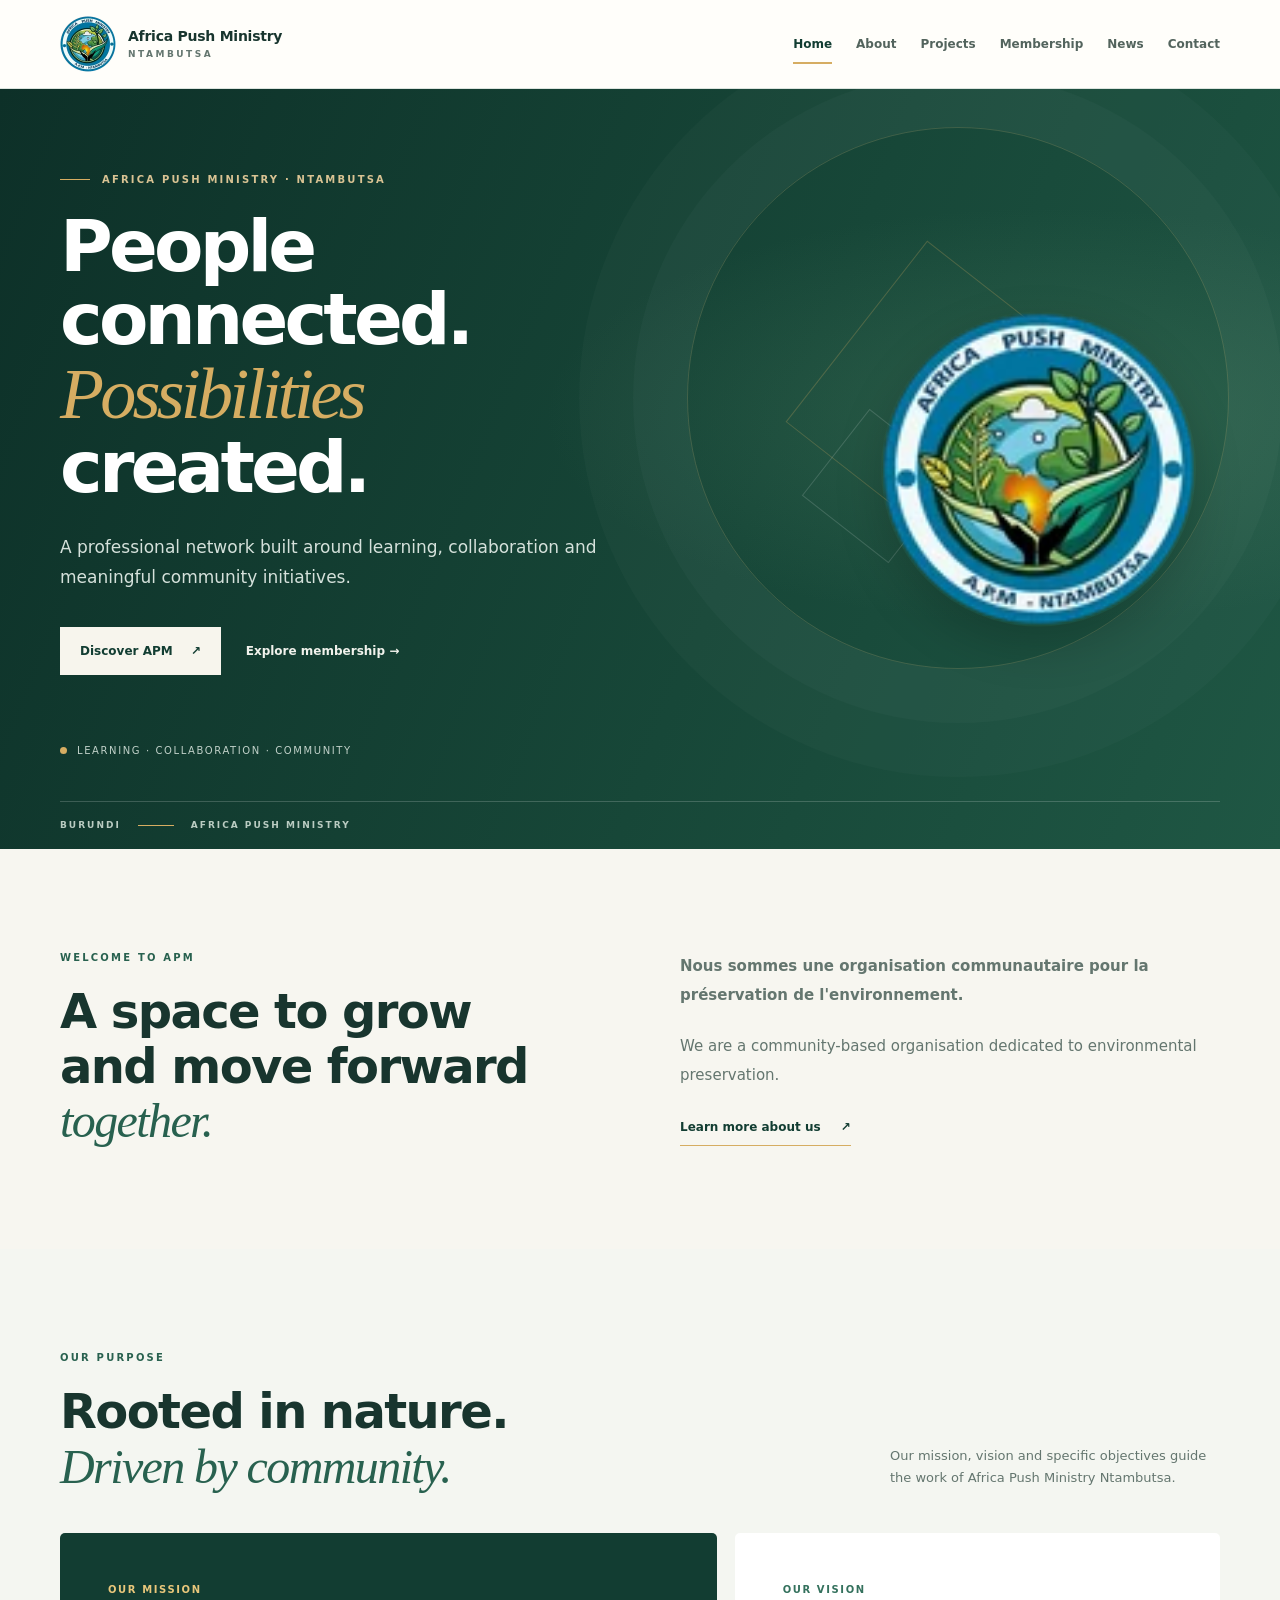
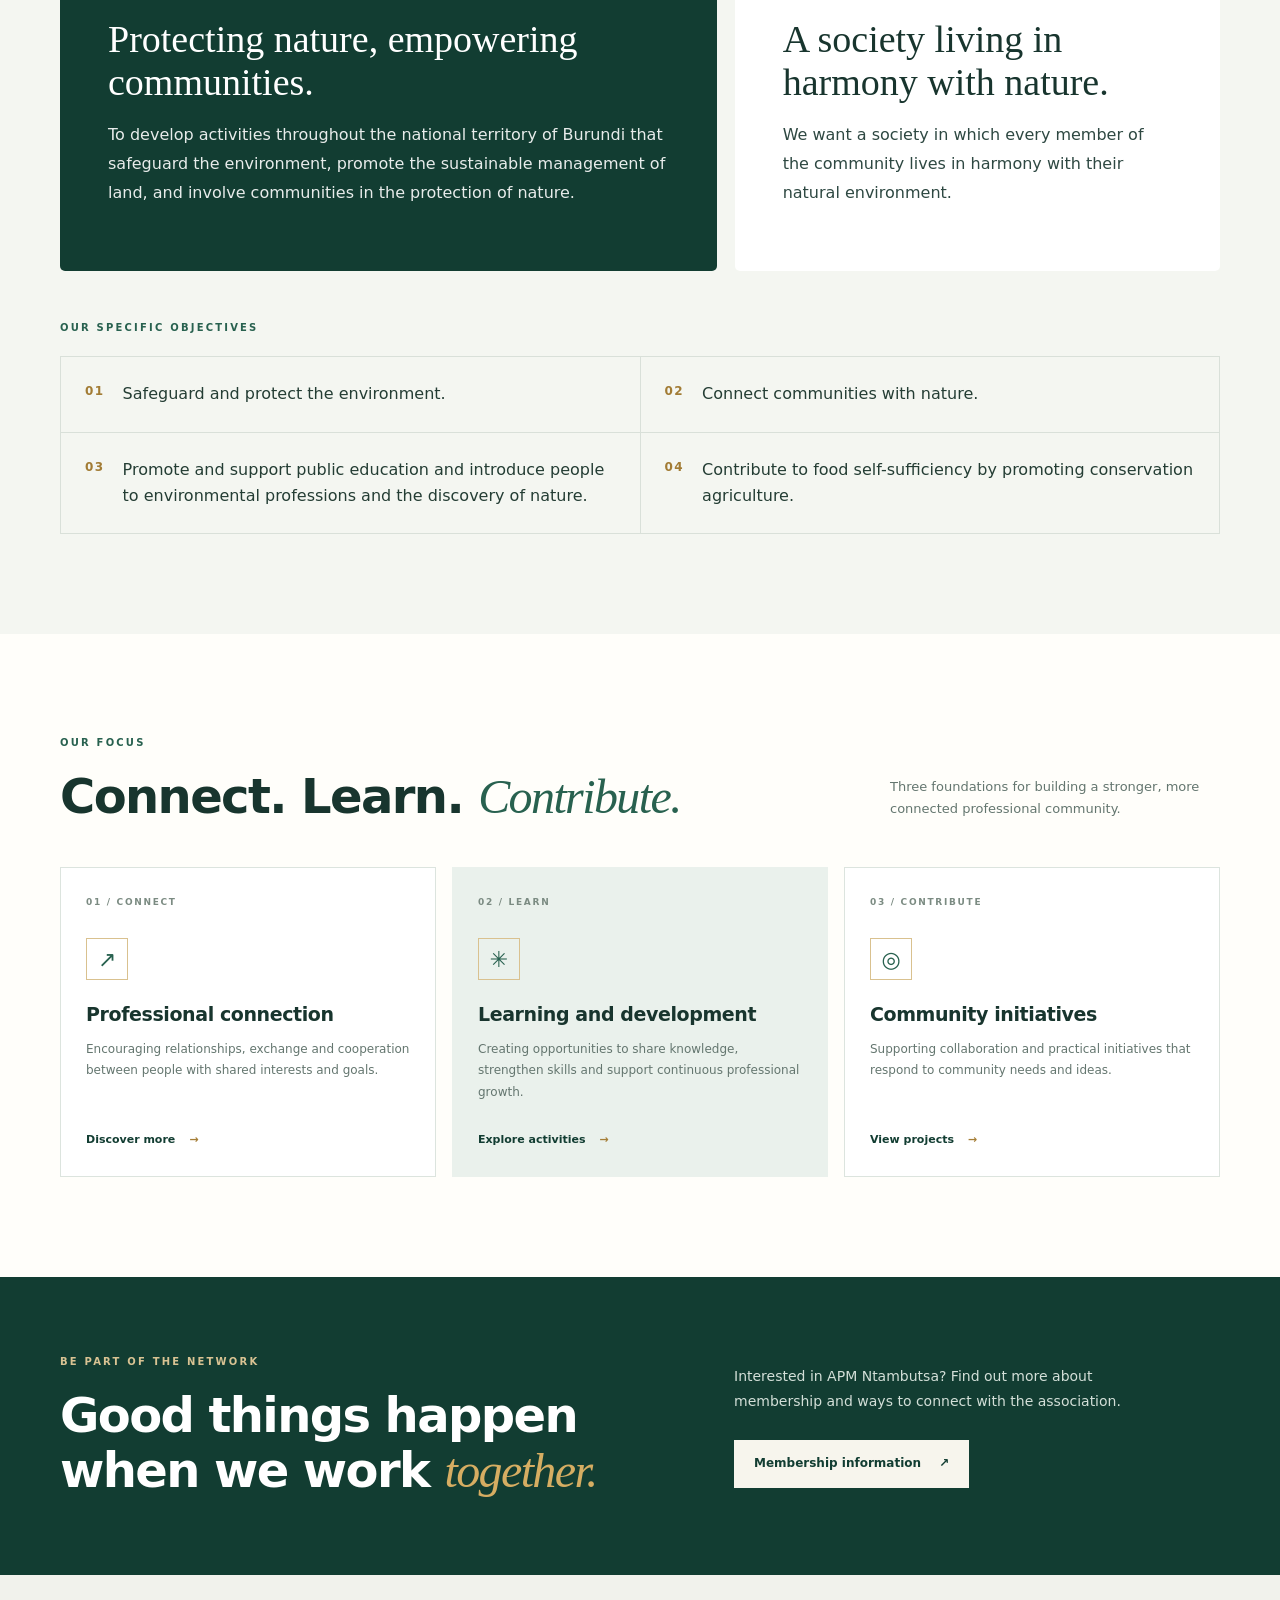
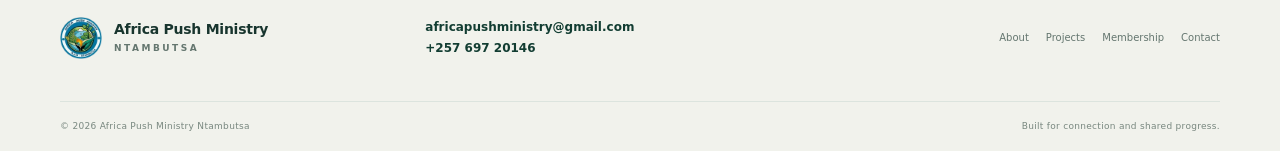
<file: index.html>
<!doctype html>
<html lang="en">
<head>
  <meta charset="utf-8">
  <meta name="viewport" content="width=device-width, initial-scale=1">
  <meta name="description" content="Africa Push Ministry (APM) Ntambutsa — a professional network for learning, collaboration and community initiatives.">
  <meta name="theme-color" content="#123d32">
  <title>APM Ntambutsa | Africa Push Ministry</title>
  <link rel="stylesheet" href="./assets/css/style.css">
</head>
<body>
  <a class="skip-link" href="#main">Skip to content</a>
  <header class="site-header">
    <div class="container header-inner">
      <a class="brand" href="./index.html" aria-label="APM Ntambutsa home">
        <img class="brand-mark" src="./assets/APM_Ntambutsa_logo_hd.webp?v=20261122b" alt="">
        <span class="brand-name">Africa Push Ministry <small>NTAMBUTSA</small></span>
      </a>
      <nav class="main-nav" aria-label="Main navigation">
        <a href="./index.html" aria-current="page">Home</a>
        <a href="./about.html">About</a>
        <a href="./projects.html">Projects</a>
        <a href="./membership.html">Membership</a>
        <a href="./news.html">News</a>
        <a href="./contact.html">Contact</a>
      </nav>
    </div>
  </header>

  <main id="main">
    <section class="hero">
      <div class="hero-shape shape-one" aria-hidden="true"></div>
      <div class="hero-shape shape-two" aria-hidden="true"></div>
      <div class="container hero-content">
        <p class="eyebrow"><span class="eyebrow-line"></span> AFRICA PUSH MINISTRY · NTAMBUTSA</p>
        <h1>People connected.<br><em>Possibilities</em> created.</h1>
        <p class="hero-lead">A professional network built around learning, collaboration and meaningful community initiatives.</p>
        <div class="hero-actions">
          <a class="button button-light" href="./about.html">Discover APM <span aria-hidden="true">↗</span></a>
          <a class="text-link text-link-light" href="./membership.html">Explore membership <span aria-hidden="true">→</span></a>
        </div>
        <div class="hero-note"><span class="note-dot"></span> Learning · Collaboration · Community</div>
      </div>
      <img class="hero-logo" src="./assets/APM_Ntambutsa_logo_hd.webp?v=20261122b" alt="Africa Push Ministry Ntambutsa official emblem">
      <div class="hero-bottom container">
        <span>BURUNDI</span><span class="hero-bottom-rule"></span><span>AFRICA PUSH MINISTRY</span>
      </div>
    </section>

    <section class="intro-section section-space">
      <div class="container intro-grid">
        <div>
          <p class="section-kicker">WELCOME TO APM</p>
          <h2>A space to grow<br>and move forward <em>together.</em></h2>
        </div>
        <div class="intro-copy">
          <p class="organization-bio" lang="fr">Nous sommes une organisation communautaire pour la préservation de l'environnement.</p>
          <p class="organization-bio-translation" lang="en">We are a community-based organisation dedicated to environmental preservation.</p>
          <a class="arrow-link" href="./about.html">Learn more about us <span aria-hidden="true">↗</span></a>
        </div>
      </div>
    </section>


    <section class="mission-section section-space" id="mission">
      <div class="container">
        <div class="section-heading mission-heading">
          <div><p class="section-kicker">OUR PURPOSE</p><h2>Rooted in nature.<br><em>Driven by community.</em></h2></div>
          <p>Our mission, vision and specific objectives guide the work of Africa Push Ministry Ntambutsa.</p>
        </div>
        <div class="mission-grid">
          <article class="mission-panel mission-panel-main">
            <p class="section-kicker">OUR MISSION</p>
            <h3>Protecting nature, empowering communities.</h3>
            <p>To develop activities throughout the national territory of Burundi that safeguard the environment, promote the sustainable management of land, and involve communities in the protection of nature.</p>
          </article>
          <article class="mission-panel mission-panel-vision">
            <p class="section-kicker">OUR VISION</p>
            <h3>A society living in harmony with nature.</h3>
            <p>We want a society in which every member of the community lives in harmony with their natural environment.</p>
          </article>
        </div>
        <div class="objectives-block">
          <p class="section-kicker">OUR SPECIFIC OBJECTIVES</p>
          <div class="objectives-grid">
            <article class="objective-item"><span>01</span><p>Safeguard and protect the environment.</p></article>
            <article class="objective-item"><span>02</span><p>Connect communities with nature.</p></article>
            <article class="objective-item"><span>03</span><p>Promote and support public education and introduce people to environmental professions and the discovery of nature.</p></article>
            <article class="objective-item"><span>04</span><p>Contribute to food self-sufficiency by promoting conservation agriculture.</p></article>
          </div>
        </div>
      </div>
    </section>

    <section class="focus-section section-space">
      <div class="container">
        <div class="section-heading">
          <div><p class="section-kicker">OUR FOCUS</p><h2>Connect. Learn. <em>Contribute.</em></h2></div>
          <p>Three foundations for building a stronger, more connected professional community.</p>
        </div>
        <div class="focus-grid">
          <article class="focus-card">
            <span class="card-number">01 / CONNECT</span>
            <div class="focus-icon" aria-hidden="true">↗</div>
            <h3>Professional connection</h3>
            <p>Encouraging relationships, exchange and cooperation between people with shared interests and goals.</p>
            <a href="./about.html" aria-label="Learn about professional connection">Discover more <span aria-hidden="true">→</span></a>
          </article>
          <article class="focus-card focus-card-featured">
            <span class="card-number">02 / LEARN</span>
            <div class="focus-icon" aria-hidden="true">✳</div>
            <h3>Learning and development</h3>
            <p>Creating opportunities to share knowledge, strengthen skills and support continuous professional growth.</p>
            <a href="./projects.html" aria-label="Explore learning and development projects">Explore activities <span aria-hidden="true">→</span></a>
          </article>
          <article class="focus-card">
            <span class="card-number">03 / CONTRIBUTE</span>
            <div class="focus-icon" aria-hidden="true">◎</div>
            <h3>Community initiatives</h3>
            <p>Supporting collaboration and practical initiatives that respond to community needs and ideas.</p>
            <a href="./projects.html" aria-label="Explore community initiatives">View projects <span aria-hidden="true">→</span></a>
          </article>
        </div>
      </div>
    </section>

    <section class="join-section">
      <div class="container join-inner">
        <div><p class="section-kicker section-kicker-light">BE PART OF THE NETWORK</p><h2>Good things happen<br>when we work <em>together.</em></h2></div>
        <div class="join-action"><p>Interested in APM Ntambutsa? Find out more about membership and ways to connect with the association.</p><a class="button button-light" href="./membership.html">Membership information <span aria-hidden="true">↗</span></a></div>
      </div>
    </section>
  </main>

  <footer class="site-footer">
    <div class="container footer-main">
      <a class="brand brand-footer" href="./index.html"><img class="brand-mark" src="./assets/APM_Ntambutsa_logo_hd.webp?v=20261122b" alt=""><span class="brand-name">Africa Push Ministry <small>NTAMBUTSA</small></span></a>
      <p><a class="footer-email" href="mailto:africapushministry@gmail.com">africapushministry@gmail.com</a><br><a class="footer-phone" href="tel:+25769720146">+257 697 20146</a></p>
      <nav aria-label="Footer navigation"><a href="./about.html">About</a><a href="./projects.html">Projects</a><a href="./membership.html">Membership</a><a href="./contact.html">Contact</a></nav>
    </div>
    <div class="container footer-bottom"><span>© <span id="year">2026</span> Africa Push Ministry Ntambutsa</span><span>Built for connection and shared progress.</span></div>
  </footer>
</body>
</html>
</file>
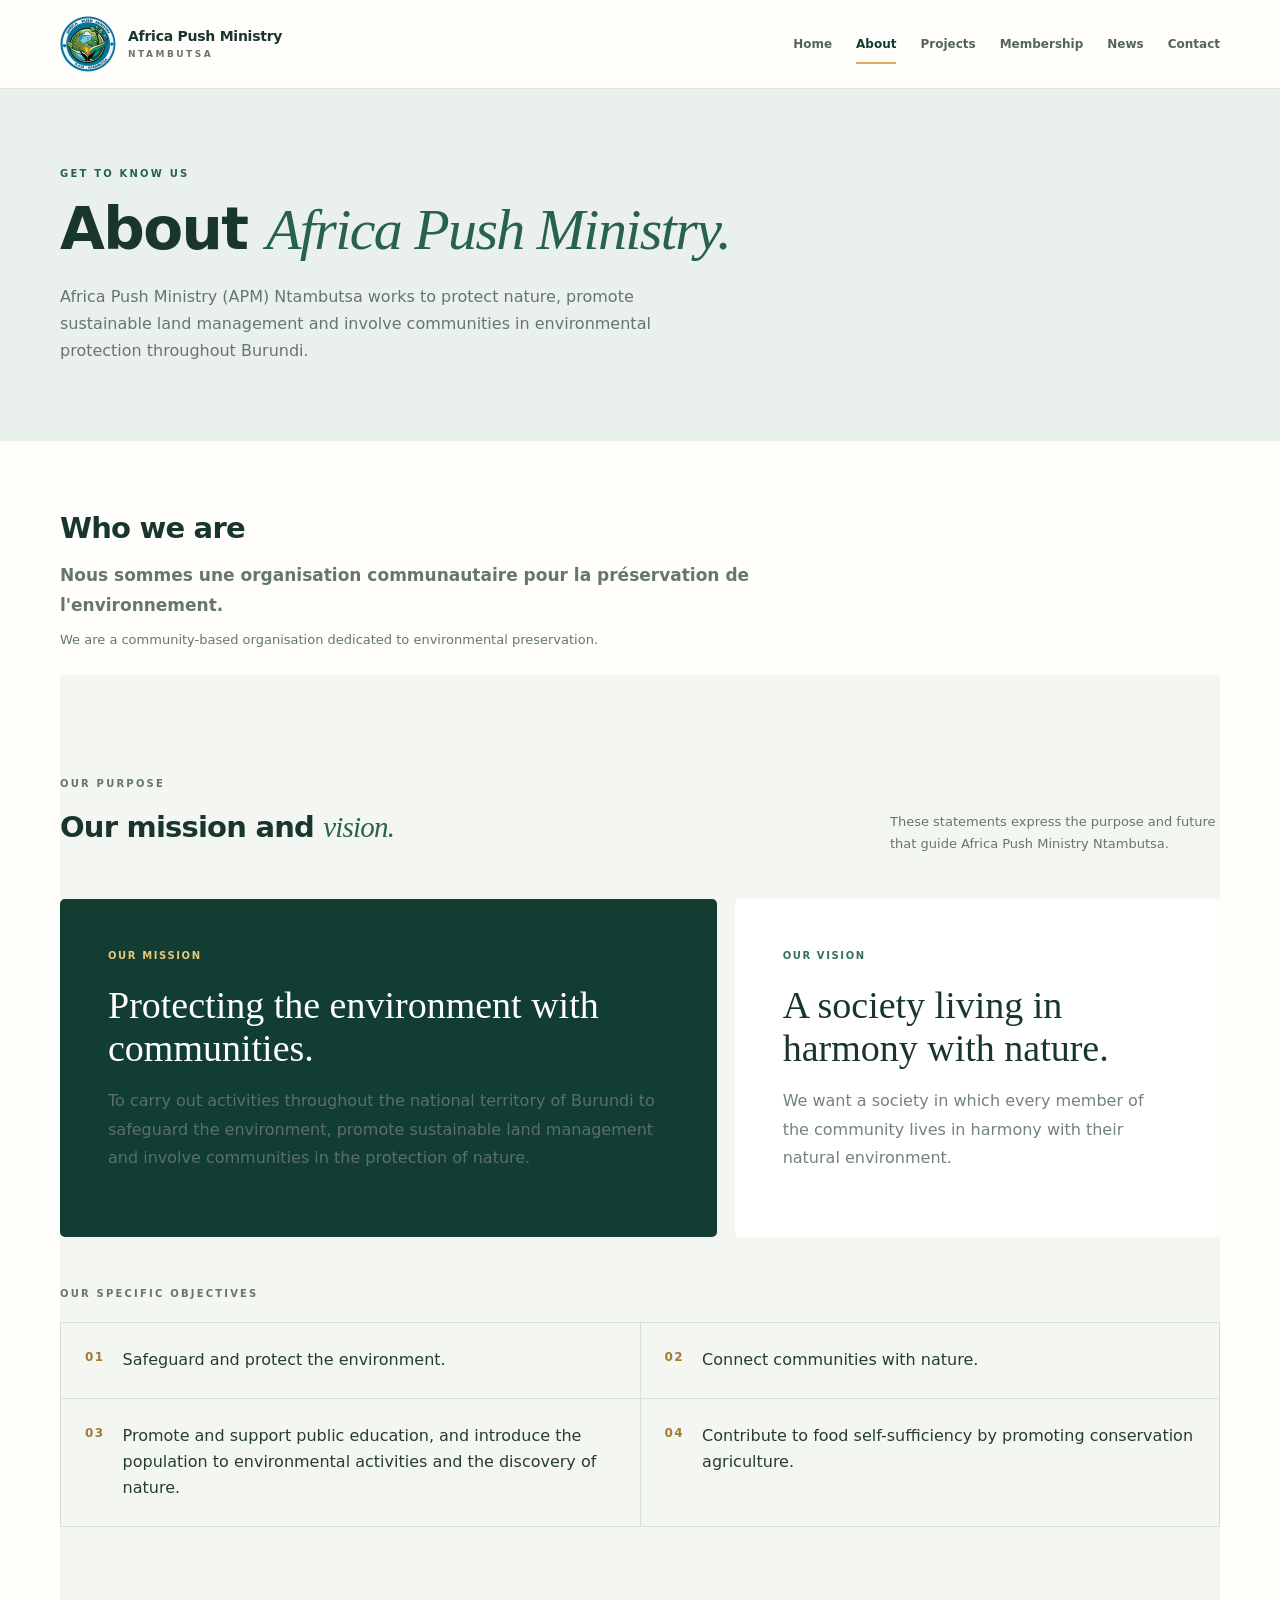
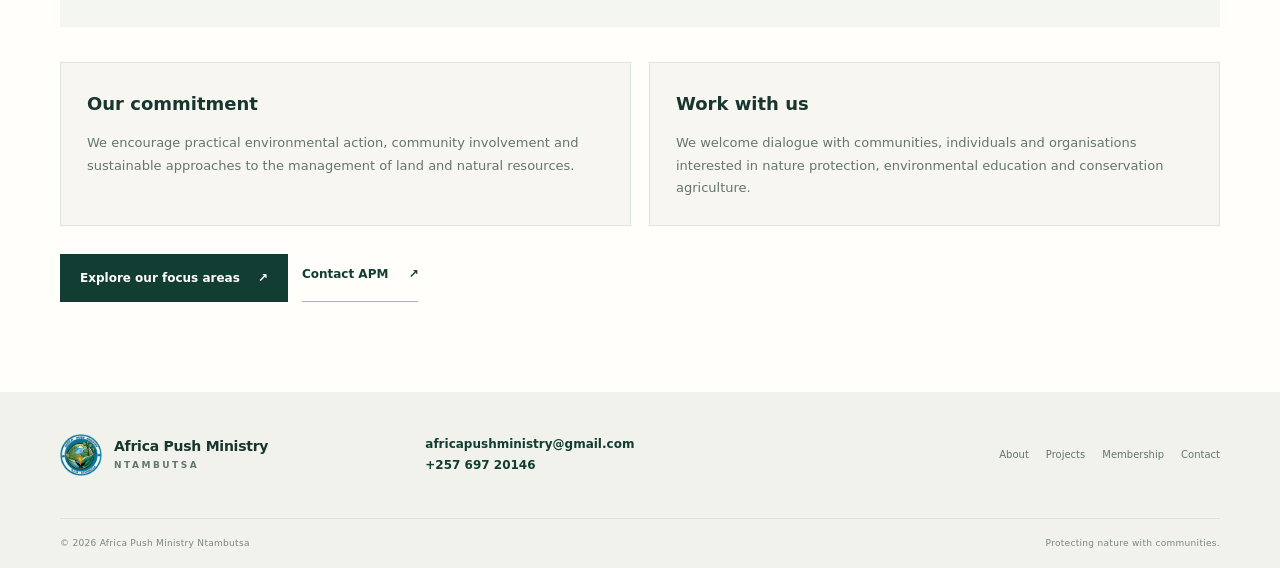
<file: about.html>
<!doctype html>
<html lang="en">
<head>
  <meta charset="utf-8">
  <meta name="viewport" content="width=device-width, initial-scale=1">
  <meta name="description" content="Learn about the mission, vision and objectives of Africa Push Ministry Ntambutsa.">
  <title>About | APM Ntambutsa</title>
  <link rel="stylesheet" href="./assets/css/style.css">
</head>
<body>
  <a class="skip-link" href="#main">Skip to content</a>
  <header class="site-header">
    <div class="container header-inner">
      <a class="brand" href="./index.html" aria-label="APM Ntambutsa home">
        <img class="brand-mark" src="./assets/APM_Ntambutsa_logo_hd.webp?v=20261122b" alt="">
        <span class="brand-name">Africa Push Ministry <small>NTAMBUTSA</small></span>
      </a>
      <nav class="main-nav" aria-label="Main navigation">
        <a href="./index.html">Home</a>
        <a href="./about.html" aria-current="page">About</a>
        <a href="./projects.html">Projects</a>
        <a href="./membership.html">Membership</a>
        <a href="./news.html">News</a>
        <a href="./contact.html">Contact</a>
      </nav>
    </div>
  </header>

  <main id="main">
    <section class="page-hero">
      <div class="container">
        <p class="section-kicker">GET TO KNOW US</p>
        <h1>About <em>Africa Push Ministry.</em></h1>
        <p class="page-lead">Africa Push Ministry (APM) Ntambutsa works to protect nature, promote sustainable land management and involve communities in environmental protection throughout Burundi.</p>
      </div>
    </section>

    <section class="content-section">
      <div class="container">
        <div class="content-narrow">
          <h2>Who we are</h2>
          <p class="organization-bio" lang="fr">Nous sommes une organisation communautaire pour la préservation de l'environnement.</p>
          <p class="organization-bio-translation" lang="en">We are a community-based organisation dedicated to environmental preservation.</p>
        </div>

        <section class="mission-section section-space" aria-label="Our mission and vision">
          <div class="section-heading mission-heading">
            <div>
              <p class="section-kicker">OUR PURPOSE</p>
              <h2>Our mission and <em>vision.</em></h2>
            </div>
            <p>These statements express the purpose and future that guide Africa Push Ministry Ntambutsa.</p>
          </div>
          <div class="mission-grid">
            <article class="mission-panel mission-panel-main">
              <p class="section-kicker">OUR MISSION</p>
              <h3>Protecting the environment with communities.</h3>
              <p>To carry out activities throughout the national territory of Burundi to safeguard the environment, promote sustainable land management and involve communities in the protection of nature.</p>
            </article>
            <article class="mission-panel mission-panel-vision">
              <p class="section-kicker">OUR VISION</p>
              <h3>A society living in harmony with nature.</h3>
              <p>We want a society in which every member of the community lives in harmony with their natural environment.</p>
            </article>
          </div>
          <div class="objectives-block">
            <p class="section-kicker">OUR SPECIFIC OBJECTIVES</p>
            <div class="objectives-grid">
              <article class="objective-item"><span>01</span><p>Safeguard and protect the environment.</p></article>
              <article class="objective-item"><span>02</span><p>Connect communities with nature.</p></article>
              <article class="objective-item"><span>03</span><p>Promote and support public education, and introduce the population to environmental activities and the discovery of nature.</p></article>
              <article class="objective-item"><span>04</span><p>Contribute to food self-sufficiency by promoting conservation agriculture.</p></article>
            </div>
          </div>
        </section>

        <div class="content-grid">
          <article class="content-card">
            <h3>Our commitment</h3>
            <p>We encourage practical environmental action, community involvement and sustainable approaches to the management of land and natural resources.</p>
          </article>
          <article class="content-card">
            <h3>Work with us</h3>
            <p>We welcome dialogue with communities, individuals and organisations interested in nature protection, environmental education and conservation agriculture.</p>
          </article>
        </div>
        <div class="page-link-row">
          <a class="button" href="./projects.html">Explore our focus areas <span aria-hidden="true">↗</span></a>
          <a class="arrow-link" href="./contact.html">Contact APM <span aria-hidden="true">↗</span></a>
        </div>
      </div>
    </section>
  </main>

  <footer class="site-footer">
    <div class="container footer-main">
      <a class="brand brand-footer" href="./index.html">
        <img class="brand-mark" src="./assets/APM_Ntambutsa_logo_hd.webp?v=20261122b" alt="">
        <span class="brand-name">Africa Push Ministry <small>NTAMBUTSA</small></span>
      </a>
      <p><a class="footer-email" href="mailto:africapushministry@gmail.com">africapushministry@gmail.com</a><br><a class="footer-phone" href="tel:+25769720146">+257 697 20146</a></p>
      <nav aria-label="Footer navigation">
        <a href="./about.html">About</a>
        <a href="./projects.html">Projects</a>
        <a href="./membership.html">Membership</a>
        <a href="./contact.html">Contact</a>
      </nav>
    </div>
    <div class="container footer-bottom">
      <span>© 2026 Africa Push Ministry Ntambutsa</span>
      <span>Protecting nature with communities.</span>
    </div>
  </footer>
</body>
</html>
</file>
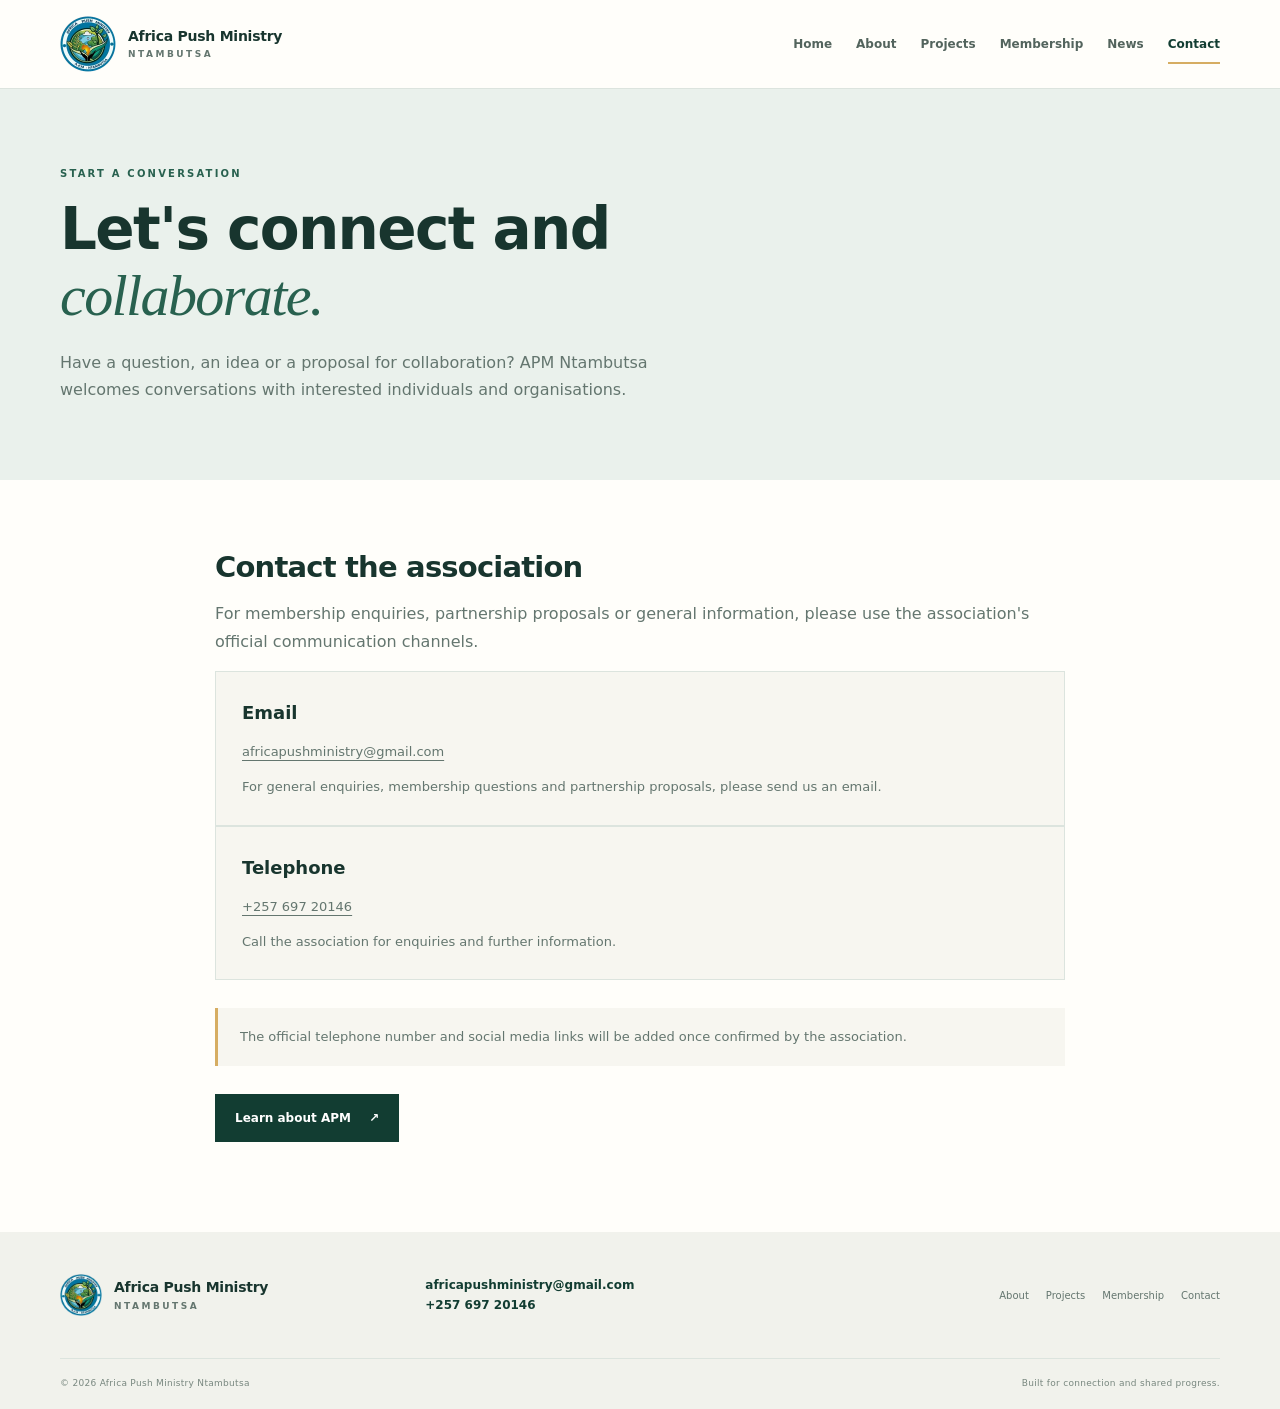
<file: contact.html>
<!doctype html>
<html lang="en"><head><meta charset="utf-8"><meta name="viewport" content="width=device-width, initial-scale=1"><meta name="description" content="Contact Africa Push Ministry Ntambutsa."><title>Contact | APM Ntambutsa</title><link rel="stylesheet" href="./assets/css/style.css"></head>
<body><a class="skip-link" href="#main">Skip to content</a><header class="site-header"><div class="container header-inner"><a class="brand" href="./index.html"><img class="brand-mark" src="./assets/APM_Ntambutsa_logo_hd.webp?v=20261122b" alt=""><span class="brand-name">Africa Push Ministry <small>NTAMBUTSA</small></span></a><nav class="main-nav" aria-label="Main navigation"><a href="./index.html">Home</a><a href="./about.html">About</a><a href="./projects.html">Projects</a><a href="./membership.html">Membership</a><a href="./news.html">News</a><a href="./contact.html" aria-current="page">Contact</a></nav></div></header>
<main id="main"><section class="page-hero"><div class="container"><p class="section-kicker">START A CONVERSATION</p><h1>Let's connect and <em>collaborate.</em></h1><p class="page-lead">Have a question, an idea or a proposal for collaboration? APM Ntambutsa welcomes conversations with interested individuals and organisations.</p></div></section>
<section class="content-section"><div class="container content-narrow"><h2>Contact the association</h2><p>For membership enquiries, partnership proposals or general information, please use the association's official communication channels.</p><article class="content-card"><h3>Email</h3><p><a href="mailto:africapushministry@gmail.com">africapushministry@gmail.com</a></p><p>For general enquiries, membership questions and partnership proposals, please send us an email.</p></article><article class="content-card"><h3>Telephone</h3><p><a href="tel:+25769720146">+257 697 20146</a></p><p>Call the association for enquiries and further information.</p></article><div class="notice">The official telephone number and social media links will be added once confirmed by the association.</div><div class="page-link-row"><a class="button" href="./about.html">Learn about APM <span aria-hidden="true">↗</span></a></div></div></section></main>
<footer class="site-footer"><div class="container footer-main"><a class="brand brand-footer" href="./index.html"><img class="brand-mark" src="./assets/APM_Ntambutsa_logo_hd.webp?v=20261122b" alt=""><span class="brand-name">Africa Push Ministry <small>NTAMBUTSA</small></span></a><p><a class="footer-email" href="mailto:africapushministry@gmail.com">africapushministry@gmail.com</a><br><a class="footer-phone" href="tel:+25769720146">+257 697 20146</a></p><nav aria-label="Footer navigation"><a href="./about.html">About</a><a href="./projects.html">Projects</a><a href="./membership.html">Membership</a><a href="./contact.html">Contact</a></nav></div><div class="container footer-bottom"><span>© 2026 Africa Push Ministry Ntambutsa</span><span>Built for connection and shared progress.</span></div></footer></body></html>
</file>
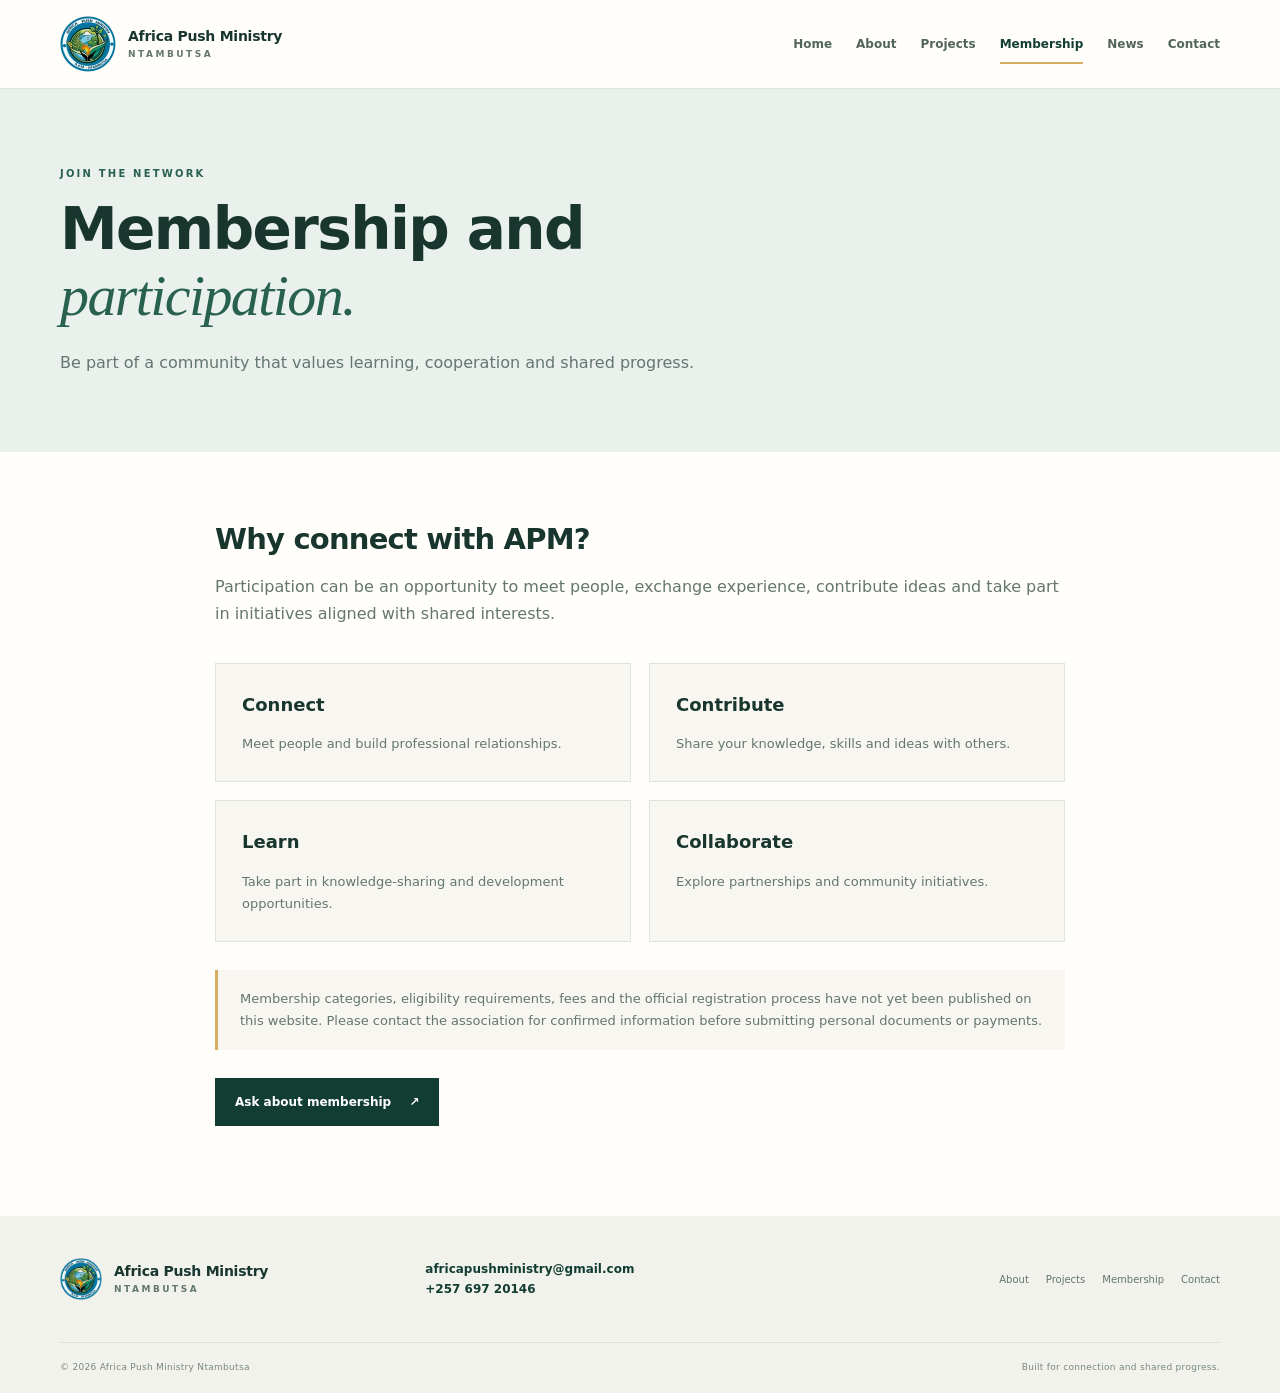
<file: membership.html>
<!doctype html>
<html lang="en"><head><meta charset="utf-8"><meta name="viewport" content="width=device-width, initial-scale=1"><meta name="description" content="Membership information for Africa Push Ministry Ntambutsa."><title>Membership | APM Ntambutsa</title><link rel="stylesheet" href="./assets/css/style.css"></head>
<body><a class="skip-link" href="#main">Skip to content</a><header class="site-header"><div class="container header-inner"><a class="brand" href="./index.html"><img class="brand-mark" src="./assets/APM_Ntambutsa_logo_hd.webp?v=20261122b" alt=""><span class="brand-name">Africa Push Ministry <small>NTAMBUTSA</small></span></a><nav class="main-nav" aria-label="Main navigation"><a href="./index.html">Home</a><a href="./about.html">About</a><a href="./projects.html">Projects</a><a href="./membership.html" aria-current="page">Membership</a><a href="./news.html">News</a><a href="./contact.html">Contact</a></nav></div></header>
<main id="main"><section class="page-hero"><div class="container"><p class="section-kicker">JOIN THE NETWORK</p><h1>Membership and <em>participation.</em></h1><p class="page-lead">Be part of a community that values learning, cooperation and shared progress.</p></div></section>
<section class="content-section"><div class="container content-narrow"><h2>Why connect with APM?</h2><p>Participation can be an opportunity to meet people, exchange experience, contribute ideas and take part in initiatives aligned with shared interests.</p><div class="content-grid"><article class="content-card"><h3>Connect</h3><p>Meet people and build professional relationships.</p></article><article class="content-card"><h3>Contribute</h3><p>Share your knowledge, skills and ideas with others.</p></article><article class="content-card"><h3>Learn</h3><p>Take part in knowledge-sharing and development opportunities.</p></article><article class="content-card"><h3>Collaborate</h3><p>Explore partnerships and community initiatives.</p></article></div><div class="notice">Membership categories, eligibility requirements, fees and the official registration process have not yet been published on this website. Please contact the association for confirmed information before submitting personal documents or payments.</div><div class="page-link-row"><a class="button" href="./contact.html">Ask about membership <span aria-hidden="true">↗</span></a></div></div></section></main>
<footer class="site-footer"><div class="container footer-main"><a class="brand brand-footer" href="./index.html"><img class="brand-mark" src="./assets/APM_Ntambutsa_logo_hd.webp?v=20261122b" alt=""><span class="brand-name">Africa Push Ministry <small>NTAMBUTSA</small></span></a><p><a class="footer-email" href="mailto:africapushministry@gmail.com">africapushministry@gmail.com</a><br><a class="footer-phone" href="tel:+25769720146">+257 697 20146</a></p><nav aria-label="Footer navigation"><a href="./about.html">About</a><a href="./projects.html">Projects</a><a href="./membership.html">Membership</a><a href="./contact.html">Contact</a></nav></div><div class="container footer-bottom"><span>© 2026 Africa Push Ministry Ntambutsa</span><span>Built for connection and shared progress.</span></div></footer></body></html>
</file>
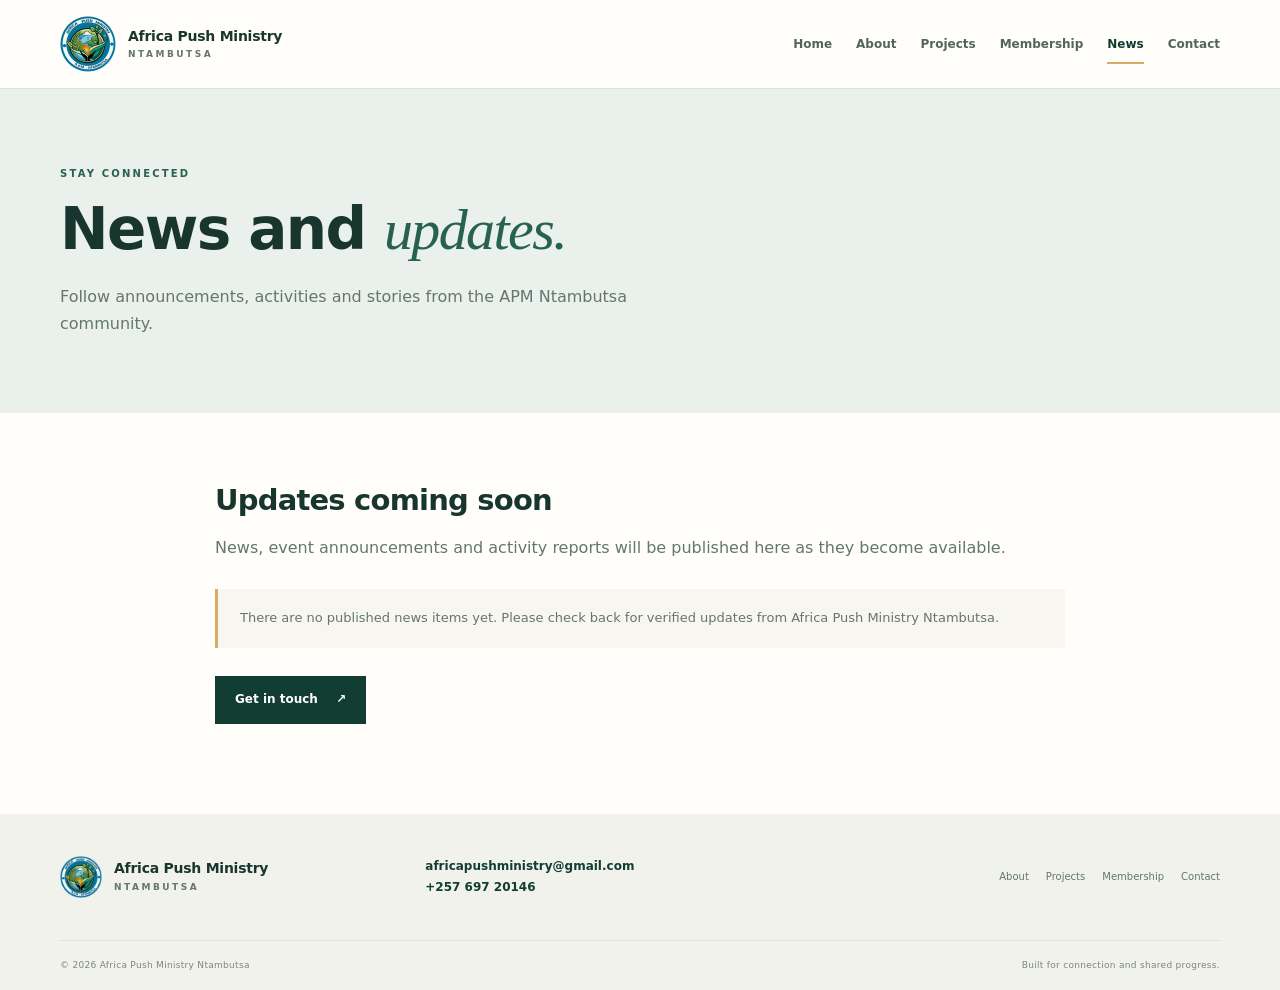
<file: news.html>
<!doctype html>
<html lang="en"><head><meta charset="utf-8"><meta name="viewport" content="width=device-width, initial-scale=1"><meta name="description" content="News and updates from Africa Push Ministry Ntambutsa."><title>News | APM Ntambutsa</title><link rel="stylesheet" href="./assets/css/style.css"></head>
<body><a class="skip-link" href="#main">Skip to content</a><header class="site-header"><div class="container header-inner"><a class="brand" href="./index.html"><img class="brand-mark" src="./assets/APM_Ntambutsa_logo_hd.webp?v=20261122b" alt=""><span class="brand-name">Africa Push Ministry <small>NTAMBUTSA</small></span></a><nav class="main-nav" aria-label="Main navigation"><a href="./index.html">Home</a><a href="./about.html">About</a><a href="./projects.html">Projects</a><a href="./membership.html">Membership</a><a href="./news.html" aria-current="page">News</a><a href="./contact.html">Contact</a></nav></div></header>
<main id="main"><section class="page-hero"><div class="container"><p class="section-kicker">STAY CONNECTED</p><h1>News and <em>updates.</em></h1><p class="page-lead">Follow announcements, activities and stories from the APM Ntambutsa community.</p></div></section>
<section class="content-section"><div class="container content-narrow"><h2>Updates coming soon</h2><p>News, event announcements and activity reports will be published here as they become available.</p><div class="notice">There are no published news items yet. Please check back for verified updates from Africa Push Ministry Ntambutsa.</div><div class="page-link-row"><a class="button" href="./contact.html">Get in touch <span aria-hidden="true">↗</span></a></div></div></section></main>
<footer class="site-footer"><div class="container footer-main"><a class="brand brand-footer" href="./index.html"><img class="brand-mark" src="./assets/APM_Ntambutsa_logo_hd.webp?v=20261122b" alt=""><span class="brand-name">Africa Push Ministry <small>NTAMBUTSA</small></span></a><p><a class="footer-email" href="mailto:africapushministry@gmail.com">africapushministry@gmail.com</a><br><a class="footer-phone" href="tel:+25769720146">+257 697 20146</a></p><nav aria-label="Footer navigation"><a href="./about.html">About</a><a href="./projects.html">Projects</a><a href="./membership.html">Membership</a><a href="./contact.html">Contact</a></nav></div><div class="container footer-bottom"><span>© 2026 Africa Push Ministry Ntambutsa</span><span>Built for connection and shared progress.</span></div></footer></body></html>
</file>
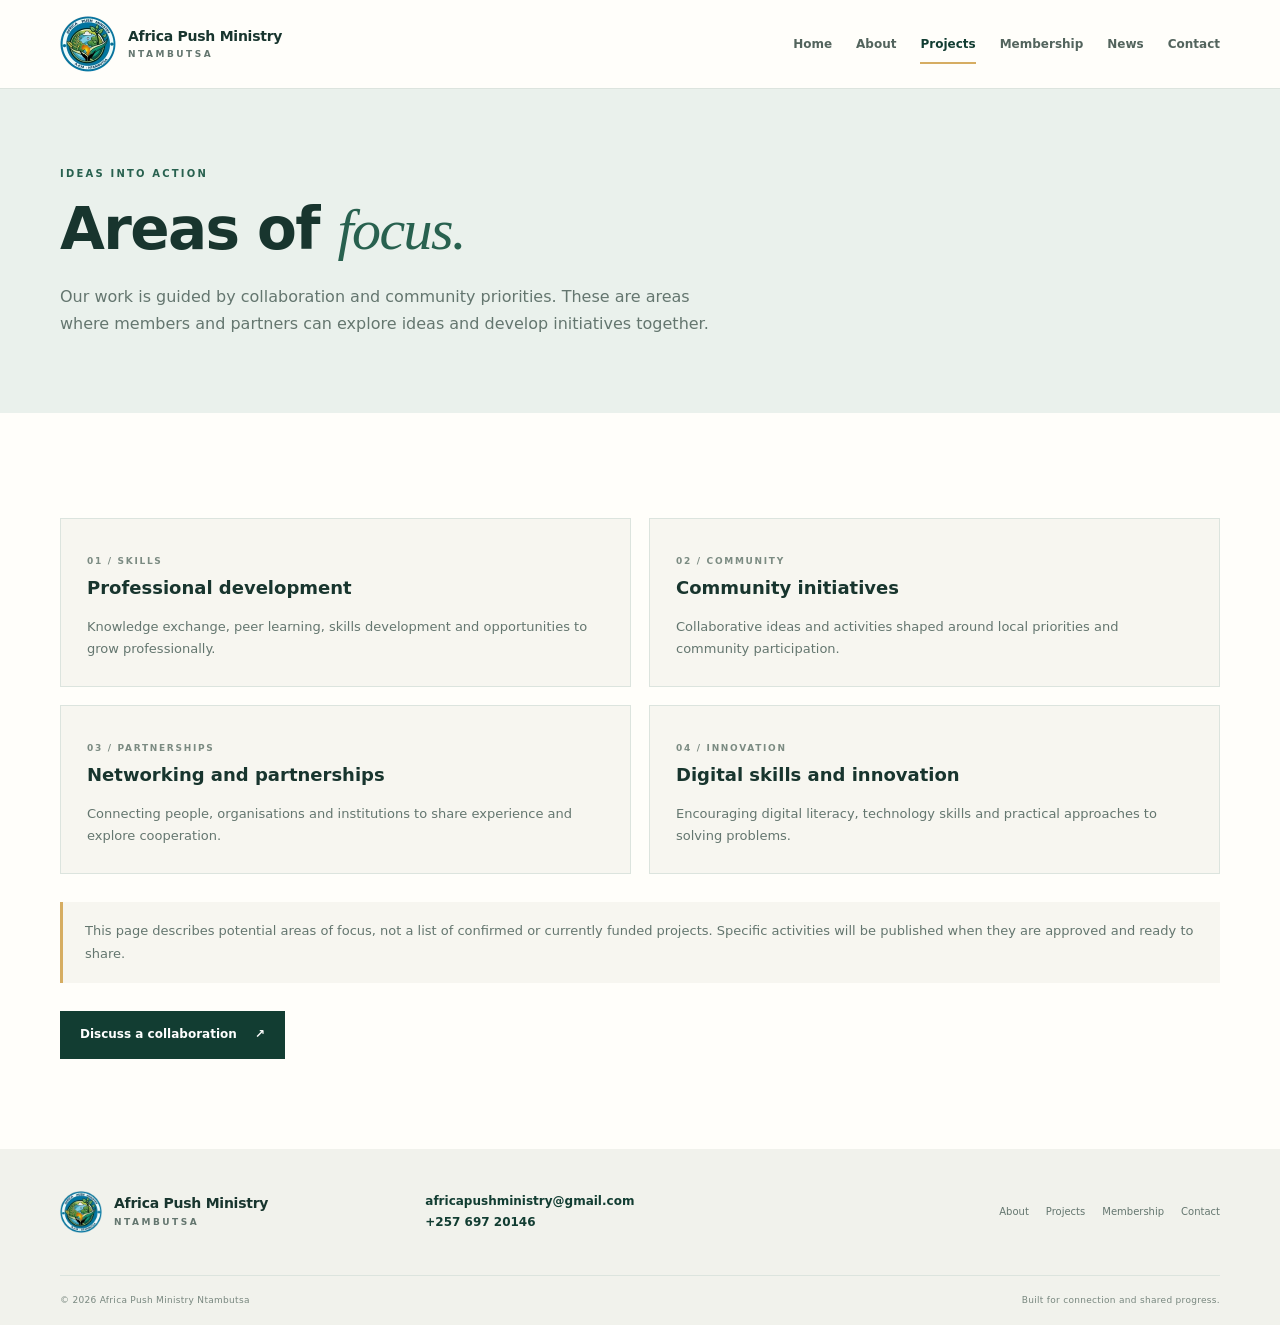
<file: projects.html>
<!doctype html>
<html lang="en"><head><meta charset="utf-8"><meta name="viewport" content="width=device-width, initial-scale=1"><meta name="description" content="Explore the focus areas of Africa Push Ministry Ntambutsa."><title>Projects | APM Ntambutsa</title><link rel="stylesheet" href="./assets/css/style.css"></head>
<body><a class="skip-link" href="#main">Skip to content</a><header class="site-header"><div class="container header-inner"><a class="brand" href="./index.html"><img class="brand-mark" src="./assets/APM_Ntambutsa_logo_hd.webp?v=20261122b" alt=""><span class="brand-name">Africa Push Ministry <small>NTAMBUTSA</small></span></a><nav class="main-nav" aria-label="Main navigation"><a href="./index.html">Home</a><a href="./about.html">About</a><a href="./projects.html" aria-current="page">Projects</a><a href="./membership.html">Membership</a><a href="./news.html">News</a><a href="./contact.html">Contact</a></nav></div></header>
<main id="main"><section class="page-hero"><div class="container"><p class="section-kicker">IDEAS INTO ACTION</p><h1>Areas of <em>focus.</em></h1><p class="page-lead">Our work is guided by collaboration and community priorities. These are areas where members and partners can explore ideas and develop initiatives together.</p></div></section>
<section class="content-section"><div class="container"><div class="content-grid"><article class="content-card"><span class="card-number">01 / SKILLS</span><h3>Professional development</h3><p>Knowledge exchange, peer learning, skills development and opportunities to grow professionally.</p></article><article class="content-card"><span class="card-number">02 / COMMUNITY</span><h3>Community initiatives</h3><p>Collaborative ideas and activities shaped around local priorities and community participation.</p></article><article class="content-card"><span class="card-number">03 / PARTNERSHIPS</span><h3>Networking and partnerships</h3><p>Connecting people, organisations and institutions to share experience and explore cooperation.</p></article><article class="content-card"><span class="card-number">04 / INNOVATION</span><h3>Digital skills and innovation</h3><p>Encouraging digital literacy, technology skills and practical approaches to solving problems.</p></article></div><div class="notice">This page describes potential areas of focus, not a list of confirmed or currently funded projects. Specific activities will be published when they are approved and ready to share.</div><div class="page-link-row"><a class="button" href="./contact.html">Discuss a collaboration <span aria-hidden="true">↗</span></a></div></div></section></main>
<footer class="site-footer"><div class="container footer-main"><a class="brand brand-footer" href="./index.html"><img class="brand-mark" src="./assets/APM_Ntambutsa_logo_hd.webp?v=20261122b" alt=""><span class="brand-name">Africa Push Ministry <small>NTAMBUTSA</small></span></a><p><a class="footer-email" href="mailto:africapushministry@gmail.com">africapushministry@gmail.com</a><br><a class="footer-phone" href="tel:+25769720146">+257 697 20146</a></p><nav aria-label="Footer navigation"><a href="./about.html">About</a><a href="./projects.html">Projects</a><a href="./membership.html">Membership</a><a href="./contact.html">Contact</a></nav></div><div class="container footer-bottom"><span>© 2026 Africa Push Ministry Ntambutsa</span><span>Built for connection and shared progress.</span></div></footer></body></html>
</file>
<file: assets/css/style.css>
:root {
  color-scheme: light;
  --ink: #18352e;
  --muted: #64766f;
  --green: #123d32;
  --green-deep: #0d2e27;
  --green-mid: #28614f;
  --mint: #eaf1ec;
  --cream: #f7f6f0;
  --gold: #d6ad62;
  --line: #dce4de;
  --paper: #fffefa;
  --content: 1160px;
}
* { box-sizing: border-box; }
html { scroll-behavior: smooth; scroll-padding-top: 2rem; }
body { margin: 0; color: var(--ink); background: var(--paper); font-family: Inter, ui-sans-serif, system-ui, -apple-system, BlinkMacSystemFont, "Segoe UI", sans-serif; font-size: 16px; line-height: 1.7; }
a { color: inherit; text-underline-offset: 4px; }
a:hover { color: var(--green-mid); }
a:focus-visible { outline: 3px solid var(--gold); outline-offset: 4px; }
.container { width: min(var(--content), calc(100% - 48px)); margin-inline: auto; }
.skip-link { position: absolute; z-index: 20; top: -100px; left: 16px; padding: 12px 16px; background: white; color: var(--green); }
.skip-link:focus { top: 16px; }
.site-header { position: relative; z-index: 5; background: var(--paper); border-bottom: 1px solid var(--line); }
.header-inner { min-height: 88px; display: flex; justify-content: space-between; align-items: center; gap: 24px; }
.brand { display: inline-flex; align-items: center; gap: 12px; color: var(--ink); text-decoration: none; flex-shrink: 0; }
.brand-mark { width: 56px; height: 56px; display: block; flex-shrink: 0; border: 0; border-radius: 0; object-fit: contain; object-position: center; background: transparent; }
.brand-name { display: flex; flex-direction: column; font-size: 14px; line-height: 1.25; font-weight: 750; letter-spacing: -.25px; }
.brand-name small { margin-top: 4px; color: var(--muted); font-size: 9px; letter-spacing: 2.5px; font-weight: 700; }
.main-nav { display: flex; align-items: center; justify-content: flex-end; flex-wrap: wrap; gap: 8px 24px; }
.main-nav a { padding: 10px 0; color: #53645d; font-size: 12px; font-weight: 650; text-decoration: none; }
.main-nav a:hover, .main-nav a[aria-current="page"] { color: var(--green); }
.main-nav a[aria-current="page"] { box-shadow: inset 0 -2px var(--gold); }
.hero { position: relative; overflow: hidden; min-height: 570px; display: flex; flex-direction: column; justify-content: center; color: white; background: radial-gradient(ellipse at 82% 43%, rgba(82,133,103,.32), transparent 34%), linear-gradient(112deg, #0d3028 0%, #174738 58%, #1f5744 100%); }
.hero::after { position: absolute; content: ""; width: 540px; height: 540px; right: 4%; top: 5%; border: 1px solid rgba(222,194,137,.2); border-radius: 50%; box-shadow: 0 0 0 54px rgba(255,255,255,.025), 0 0 0 108px rgba(255,255,255,.02); }
.hero-shape { position: absolute; border: 1px solid rgba(214,173,98,.25); transform: rotate(38deg); }
.shape-one { width: 230px; height: 230px; right: 17%; top: 26%; }
.shape-two { width: 110px; height: 110px; right: 27%; top: 45%; border-color: rgba(255,255,255,.15); }
.hero-content { position: relative; z-index: 1; padding-block: 82px 90px; }
.eyebrow, .section-kicker { display: flex; align-items: center; gap: 12px; margin: 0 0 22px; color: var(--green-mid); font-size: 10px; font-weight: 800; letter-spacing: 2.2px; }
.hero .eyebrow { color: #d9c393; }
.eyebrow-line { width: 30px; height: 1px; background: var(--gold); }
.hero h1 { max-width: 760px; margin: 0; font-size: clamp(48px, 7vw, 82px); line-height: 1.02; letter-spacing: -3.8px; font-weight: 650; }
h1 em, h2 em { color: var(--gold); font-family: Georgia, "Times New Roman", serif; font-weight: 400; }
.hero-lead { max-width: 540px; margin: 27px 0 0; color: #d5e1db; font-size: 17px; line-height: 1.8; }
.hero-actions { display: flex; align-items: center; flex-wrap: wrap; gap: 25px; margin-top: 34px; }
.button { min-height: 48px; display: inline-flex; align-items: center; justify-content: center; gap: 18px; padding: 12px 20px; background: var(--green); color: white; font-size: 12px; font-weight: 750; text-decoration: none; transition: transform .2s ease, background .2s ease; }
.button:hover { color: white; background: var(--green-mid); transform: translateY(-2px); }
.button-light { background: #f7f5ed; color: var(--green); }
.button-light:hover { color: var(--green); background: white; }
.text-link { font-size: 12px; font-weight: 700; text-decoration: none; }
.text-link-light { color: #f1f2ec; }
.text-link-light:hover { color: var(--gold); }
.hero-note { display: flex; align-items: center; gap: 10px; margin-top: 67px; color: #c1d1c9; font-size: 10px; letter-spacing: 1.6px; text-transform: uppercase; }
.note-dot { width: 7px; height: 7px; border-radius: 50%; background: var(--gold); }
.hero-bottom { position: absolute; z-index: 1; bottom: 0; left: 50%; transform: translateX(-50%); display: flex; align-items: center; gap: 17px; padding-block: 16px; color: #baccc2; border-top: 1px solid rgba(255,255,255,.18); font-size: 9px; font-weight: 700; letter-spacing: 2px; }
.hero-bottom-rule { width: 36px; height: 1px; background: var(--gold); }
.section-space { padding-block: 100px; }
.intro-section { background: var(--cream); }
.intro-grid { display: grid; grid-template-columns: 1fr 1fr; gap: 80px; align-items: center; }
.section-kicker { margin-bottom: 18px; }
.intro-grid h2, .section-heading h2, .join-inner h2, .page-hero h1 { margin: 0; color: var(--ink); font-size: clamp(34px, 4vw, 48px); line-height: 1.14; letter-spacing: -1.6px; font-weight: 650; }
.intro-grid h2 em, .section-heading h2 em { color: var(--green-mid); }
.intro-copy p { margin: 0 0 23px; color: var(--muted); font-size: 15px; line-height: 1.9; }
.arrow-link { display: inline-flex; gap: 20px; align-items: center; color: var(--green); font-size: 12px; font-weight: 800; text-decoration: none; border-bottom: 1px solid var(--gold); padding-bottom: 7px; }
.arrow-link:hover { color: var(--green-mid); }
.focus-section { background: var(--paper); }
.section-heading { display: flex; justify-content: space-between; align-items: end; gap: 48px; margin-bottom: 42px; }
.section-heading > p { max-width: 330px; margin: 0 0 5px; color: var(--muted); font-size: 13px; }
.focus-grid { display: grid; grid-template-columns: repeat(3, 1fr); gap: 16px; }
.focus-card { min-height: 310px; display: flex; flex-direction: column; align-items: flex-start; padding: 27px 25px; border: 1px solid var(--line); background: white; }
.focus-card-featured { background: var(--mint); border-color: var(--mint); }
.card-number { color: #7b8b82; font-size: 9px; font-weight: 800; letter-spacing: 1.7px; }
.focus-icon { width: 42px; height: 42px; display: grid; place-items: center; margin-top: 28px; border: 1px solid #d9c18f; color: var(--green-mid); font-size: 22px; }
.focus-card h3 { margin: 18px 0 8px; font-size: 19px; letter-spacing: -.4px; }
.focus-card p { margin: 0 0 23px; color: var(--muted); font-size: 12px; line-height: 1.8; }
.focus-card a { margin-top: auto; color: var(--green); font-size: 11px; font-weight: 800; text-decoration: none; }
.focus-card a span { margin-left: 10px; color: #a57e37; }
.join-section { padding-block: 76px; background: var(--green); color: white; }
.join-inner { display: grid; grid-template-columns: 1.1fr .9fr; gap: 80px; align-items: center; }
.section-kicker-light { color: #d9c393; }
.join-inner h2 { color: white; }
.join-action p { max-width: 430px; margin: 0 0 25px; color: #d3dfd8; font-size: 14px; line-height: 1.8; }
.site-footer { background: #f1f2ec; }
.footer-main { display: grid; grid-template-columns: 1fr 1.2fr 1.1fr; gap: 35px; align-items: center; padding-block: 42px; }
.brand-footer .brand-mark { width: 42px; height: 42px; }
.footer-main > p { max-width: 300px; margin: 0; color: var(--muted); font-size: 11px; }
.footer-main nav { display: flex; justify-content: flex-end; flex-wrap: wrap; gap: 10px 17px; }
.footer-main nav a { color: var(--muted); font-size: 10px; text-decoration: none; }
.footer-bottom { display: flex; justify-content: space-between; gap: 20px; padding-block: 17px; border-top: 1px solid var(--line); color: #78877f; font-size: 9px; letter-spacing: .3px; }

/* Interior pages */
.page-hero { padding-block: 76px; background: var(--mint); }
.page-hero .section-kicker { margin-bottom: 14px; }
.page-hero h1 { max-width: 800px; font-size: clamp(38px, 5vw, 58px); }
.page-hero h1 em { color: var(--green-mid); }
.page-hero .page-lead { max-width: 660px; margin: 20px 0 0; color: var(--muted); font-size: 16px; }
.content-section { padding-block: 70px 90px; }
.content-narrow { max-width: 850px; }
.content-section h2 { margin: 0 0 16px; font-size: 29px; line-height: 1.2; letter-spacing: -.8px; }
.content-section h3 { margin: 0 0 8px; font-size: 18px; }
.content-section p { color: var(--muted); }
.content-grid { display: grid; grid-template-columns: repeat(2, 1fr); gap: 18px; margin-top: 35px; }
.content-card { padding: 26px; background: var(--cream); border: 1px solid var(--line); }
.content-card p { margin-bottom: 0; font-size: 13px; }
.notice { margin-top: 28px; padding: 18px 22px; border-left: 3px solid var(--gold); background: var(--cream); color: var(--muted); font-size: 13px; }
.page-link-row { display: flex; flex-wrap: wrap; gap: 14px; margin-top: 28px; }
@media (max-width: 900px) {
  .header-inner { align-items: flex-start; flex-direction: column; padding-block: 16px; }
  .main-nav { justify-content: flex-start; gap: 4px 18px; }
  .intro-grid, .join-inner { gap: 42px; }
  .footer-main { grid-template-columns: 1fr 1fr; }
  .footer-main nav { grid-column: 1 / -1; justify-content: flex-start; }
}
@media (max-width: 650px) {
  .container { width: min(var(--content), calc(100% - 36px)); }
  .main-nav { gap: 3px 14px; }
  .main-nav a { font-size: 11px; }
  .hero { min-height: 570px; }
  .hero::after { width: 320px; height: 320px; right: -150px; top: 22%; }
  .shape-one { right: -12%; top: 35%; }
  .shape-two { right: 2%; top: 52%; }
  .hero-content { padding-block: 75px 95px; }
  .hero h1 { font-size: clamp(43px, 12vw, 63px); letter-spacing: -2.5px; }
  .hero-lead { max-width: 450px; font-size: 15px; }
  .hero-note { margin-top: 48px; font-size: 8px; letter-spacing: 1px; }
  .section-space { padding-block: 70px; }
  .intro-grid, .join-inner { grid-template-columns: 1fr; gap: 26px; }
  .section-heading { align-items: flex-start; flex-direction: column; gap: 14px; }
  .focus-grid, .content-grid { grid-template-columns: 1fr; }
  .focus-card { min-height: 270px; }
  .join-section { padding-block: 62px; }
  .footer-main { grid-template-columns: 1fr; gap: 20px; }
  .footer-main nav { grid-column: auto; }
  .footer-bottom { flex-direction: column; gap: 6px; }
  .page-hero { padding-block: 60px; }
  .content-section { padding-block: 55px 70px; }
}
@media (prefers-reduced-motion: reduce) {
  html { scroll-behavior: auto; }
  *, *::before, *::after { transition-duration: .01ms !important; animation-duration: .01ms !important; }
}

.footer-email { color: var(--green); font-size: 12px; font-weight: 750; text-decoration: none; overflow-wrap: anywhere; }
.footer-email:hover { text-decoration: underline; }

.footer-phone { color: var(--green); font-size: 12px; font-weight: 750; text-decoration: none; }
.footer-phone:hover { text-decoration: underline; }


/* Prominent APM emblem on the homepage */
.hero-content { padding-right: 345px; }
.hero h1 { max-width: 620px; font-size: clamp(42px, 5.7vw, 72px); }
.hero-logo {
  position: absolute;
  z-index: 1;
  top: 50%;
  right: max(4%, calc((100vw - 1160px) / 2 + 24px));
  width: clamp(220px, 26vw, 315px);
  height: auto;
  aspect-ratio: 1;
  object-fit: contain;
  border-radius: 50%;
  box-shadow: 0 18px 48px rgba(0, 0, 0, .18);
  transform: translateY(-50%);
}
.brand-mark {
  width: 56px;
  height: 56px;
  display: block;
  flex-shrink: 0;
  border: 0;
  border-radius: 0;
  object-fit: contain;
  object-position: center;
  background: transparent;
}
.brand-footer .brand-mark { width: 42px; height: 42px; }
@media (max-width: 900px) {
  .hero-content { padding-right: 0; }
  .hero-logo {
    position: static;
    transform: none;
    display: block;
    width: min(54vw, 250px);
    margin: -48px auto 64px;
  }
}
@media (max-width: 650px) {
  .hero-logo { width: min(62vw, 225px); margin-top: -34px; }
}


/* Mission, vision and objectives */
.mission-section { background: #f4f6f1; }
.mission-heading { margin-bottom: 38px; }
.mission-grid { display: grid; grid-template-columns: 1.15fr .85fr; gap: 18px; }
.mission-panel { padding: clamp(26px, 4vw, 48px); border-radius: 5px; background: #fff; }
.mission-panel-main { background: #123d32; color: #fff; }
.mission-panel .section-kicker { letter-spacing: .16em; font-weight: 800; }
.mission-panel-main .section-kicker { color: #e9c77b; }
.mission-panel-vision .section-kicker { color: #34715d; }
.mission-panel h3 { max-width: 620px; margin: 20px 0 14px; font-family: Georgia, serif; font-size: clamp(25px, 3vw, 38px); line-height: 1.15; font-weight: 500; }
.mission-panel p:last-child { max-width: 680px; line-height: 1.8; opacity: .9; }
.objectives-block { margin-top: 48px; }
.objectives-block > .section-kicker { margin-bottom: 20px; }
.objectives-grid { display: grid; grid-template-columns: repeat(2, minmax(0, 1fr)); gap: 1px; background: #d9e0d9; border: 1px solid #d9e0d9; }
.objective-item { display: flex; align-items: flex-start; gap: 18px; padding: 24px; background: #f4f6f1; }
.objective-item span { color: #a27c35; font-size: 12px; font-weight: 800; letter-spacing: .12em; }
.objective-item p { margin: 0; line-height: 1.65; color: #243d34; }
@media (max-width: 760px) {
  .mission-grid, .objectives-grid { grid-template-columns: 1fr; }
  .mission-heading { gap: 12px; }
  .objective-item { padding: 20px; }
}

.organization-bio {
  margin: 0 0 8px;
  color: var(--green);
  font-size: 17px;
  font-weight: 650;
  line-height: 1.75;
}
.organization-bio-translation {
  margin: 0 0 23px;
  color: var(--muted);
  font-size: 13px;
  line-height: 1.75;
}
</file>
